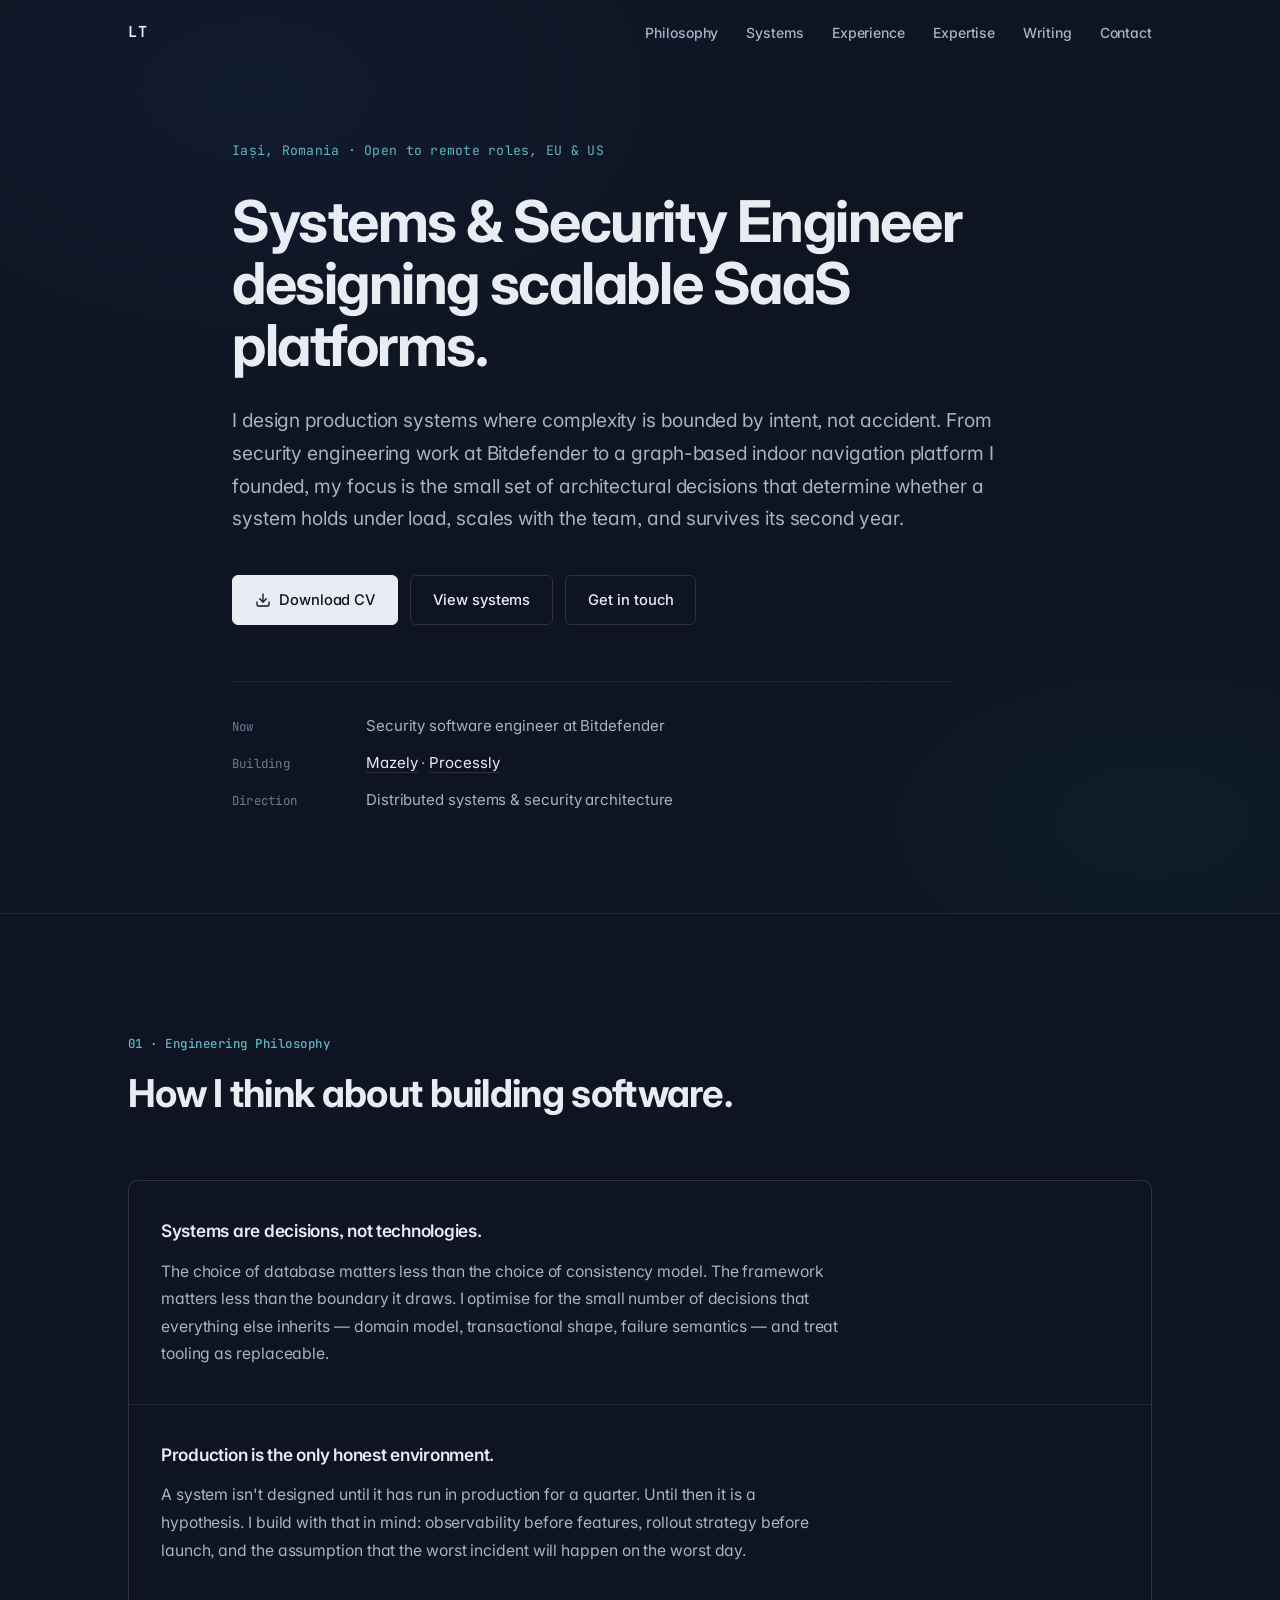
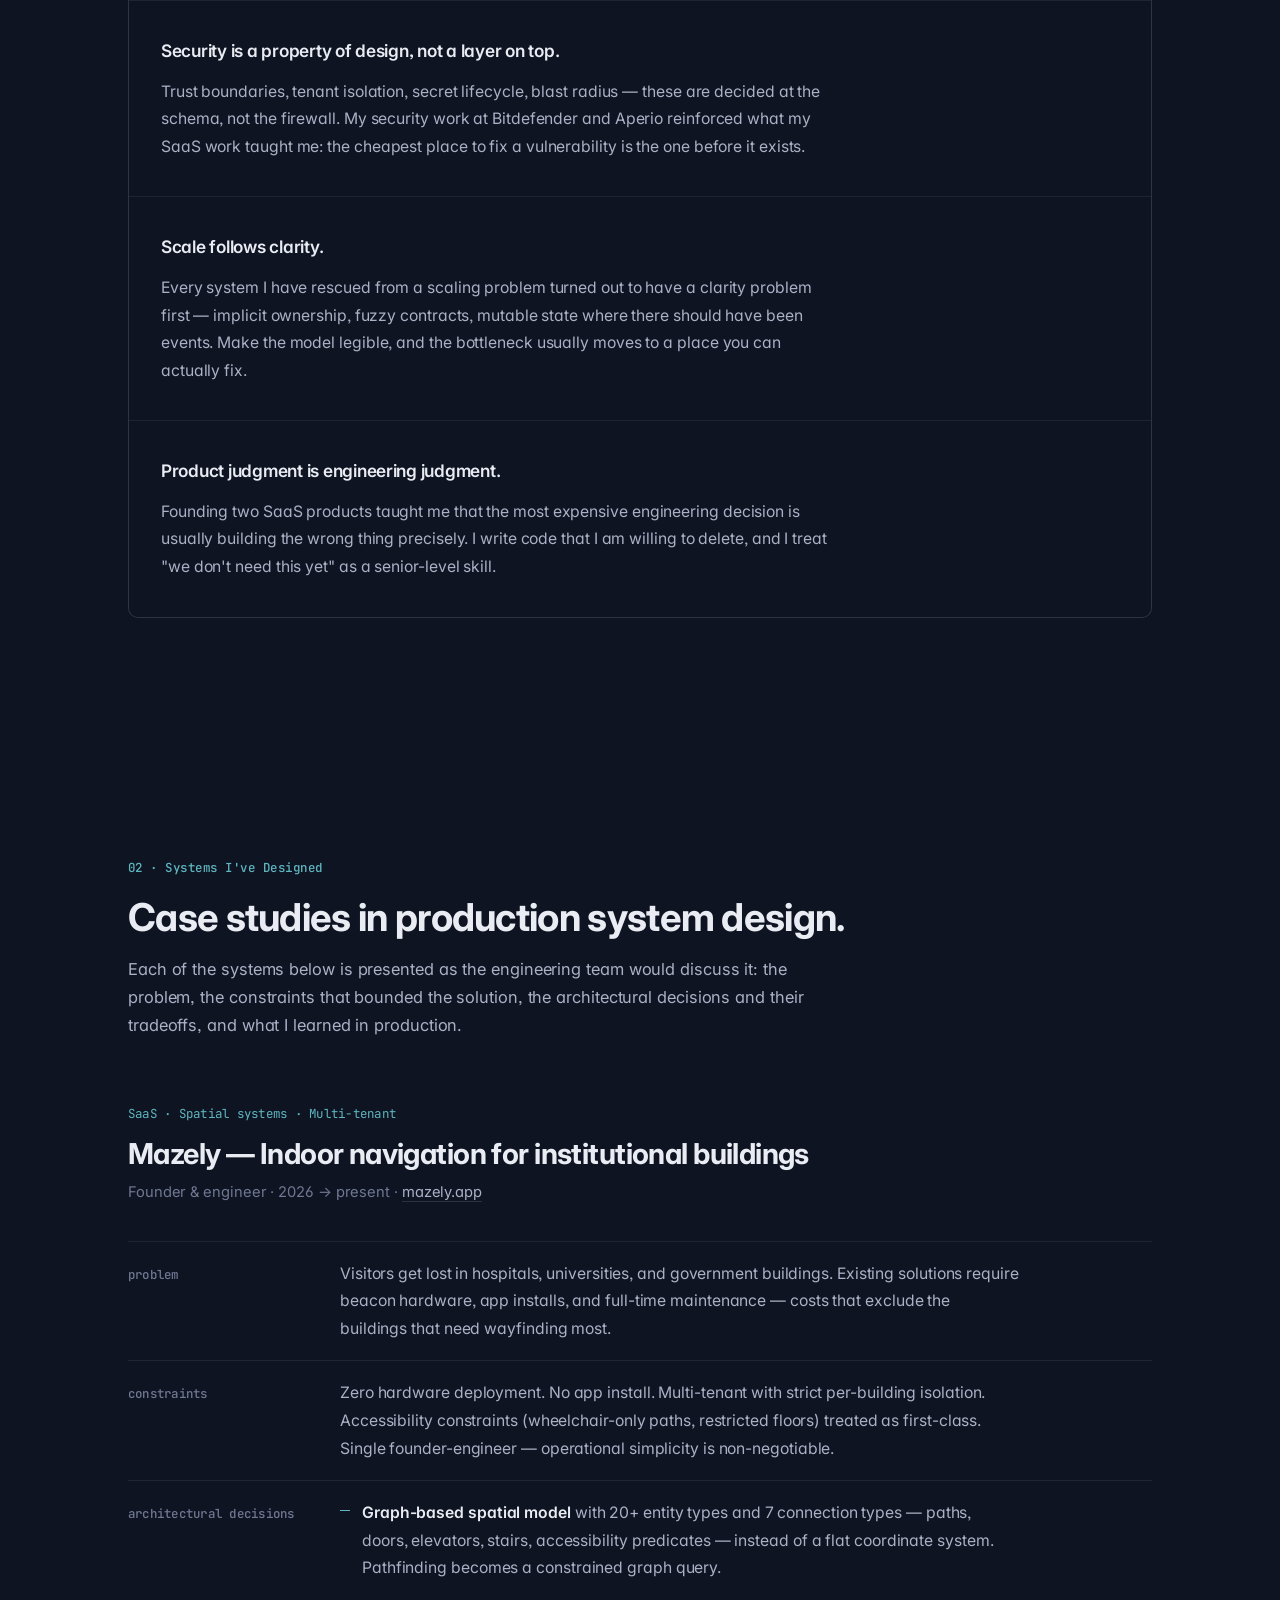
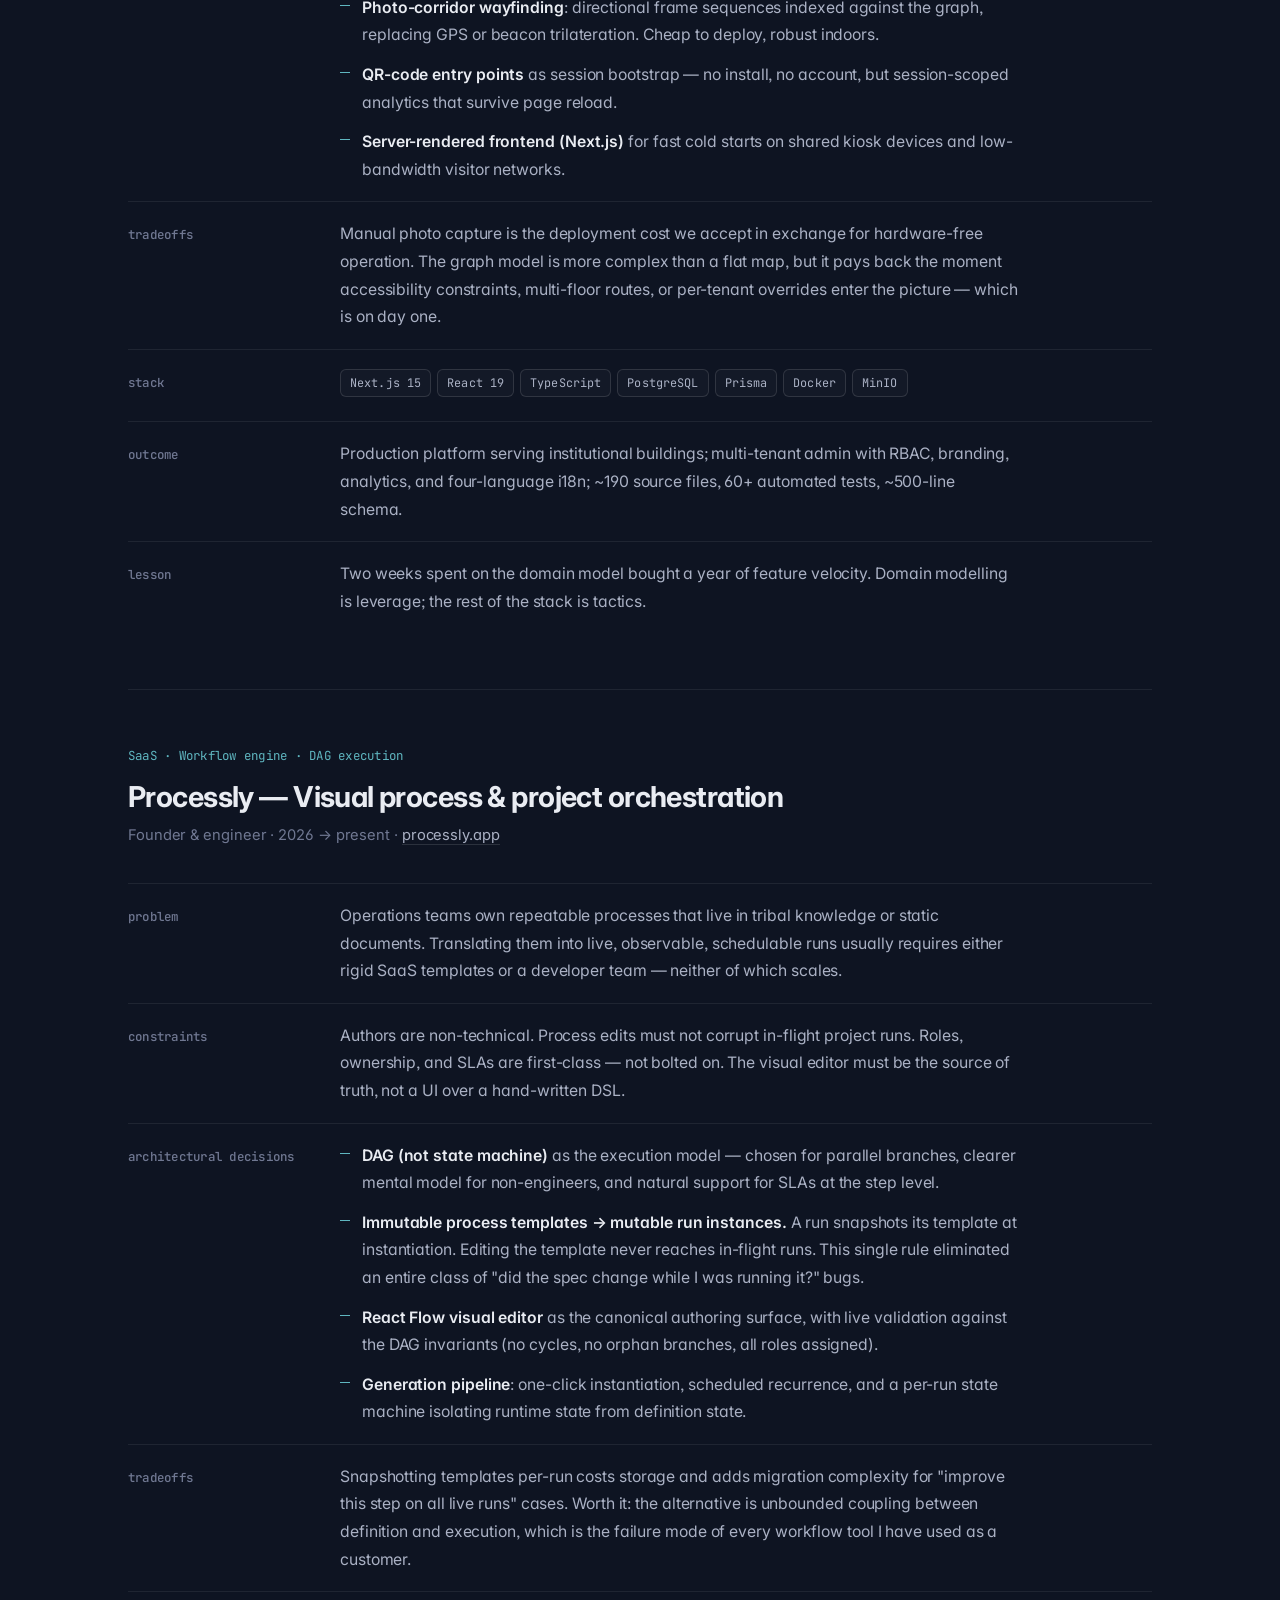
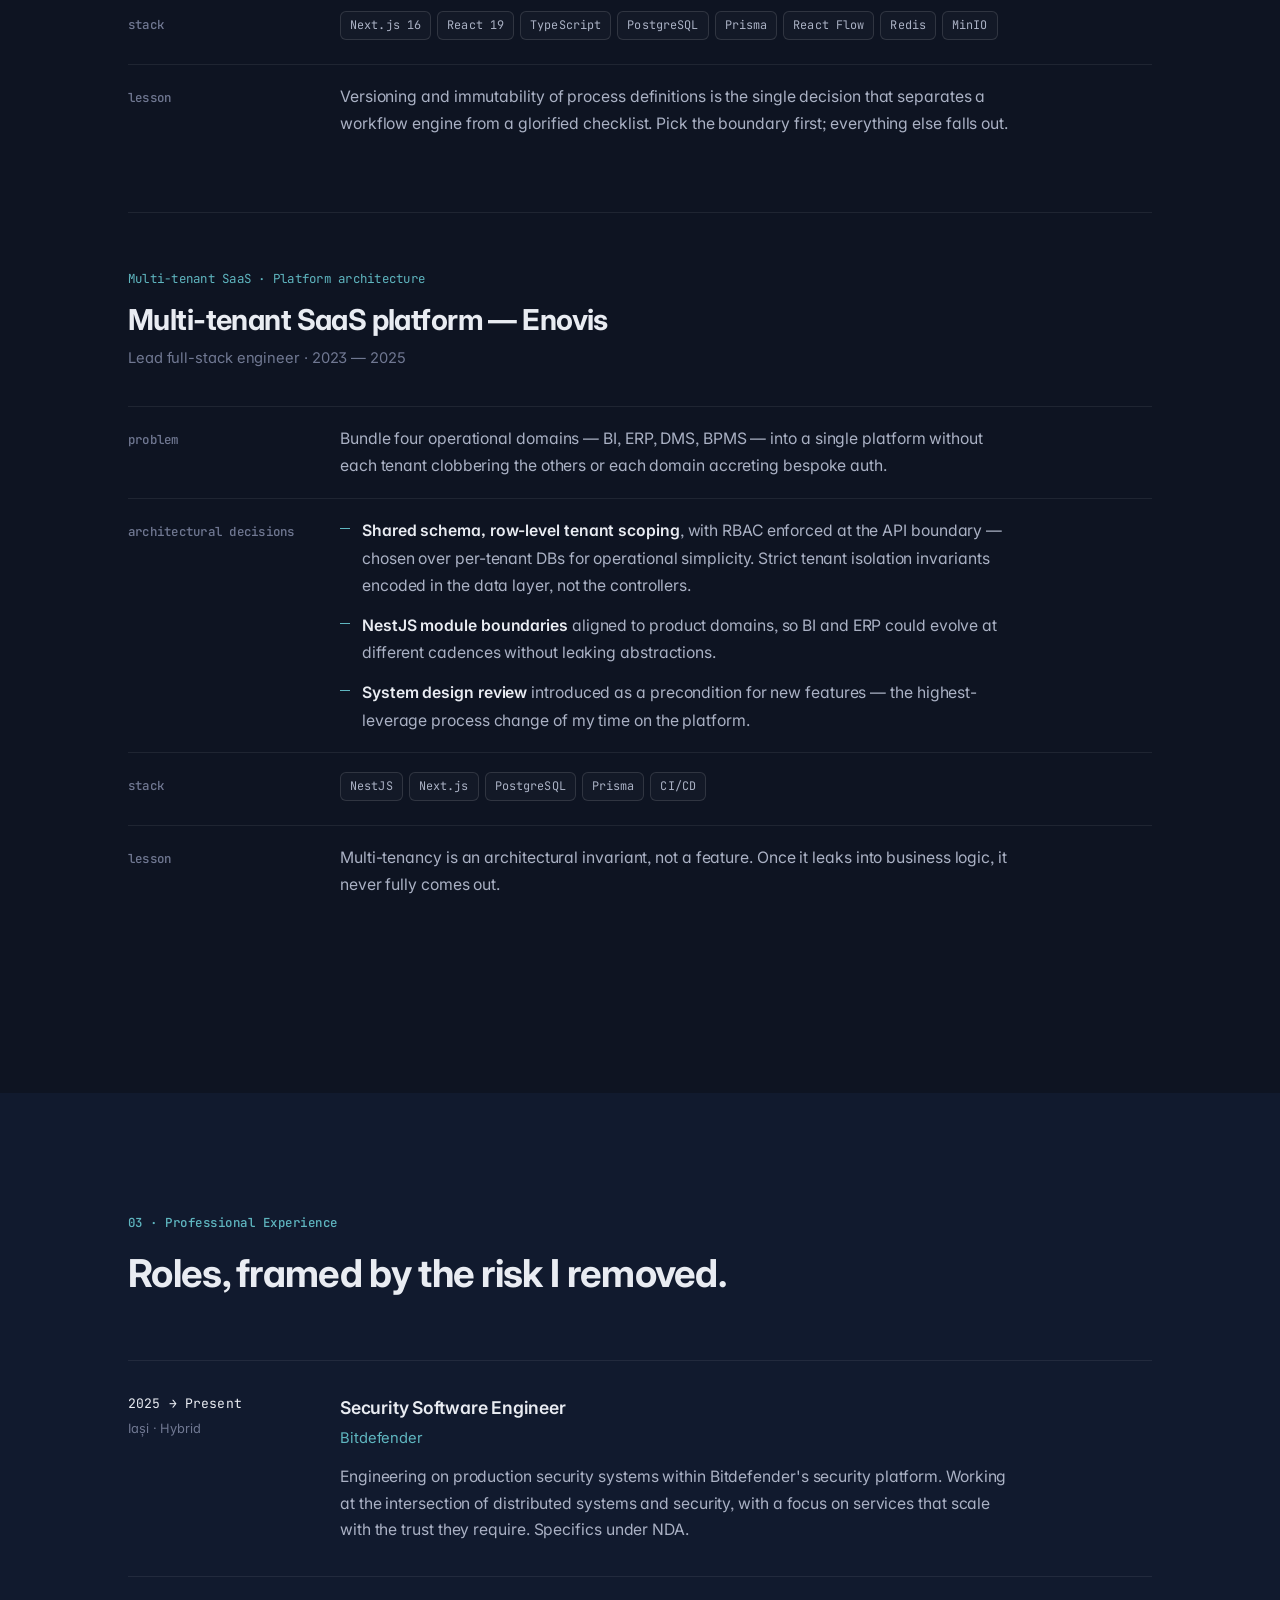
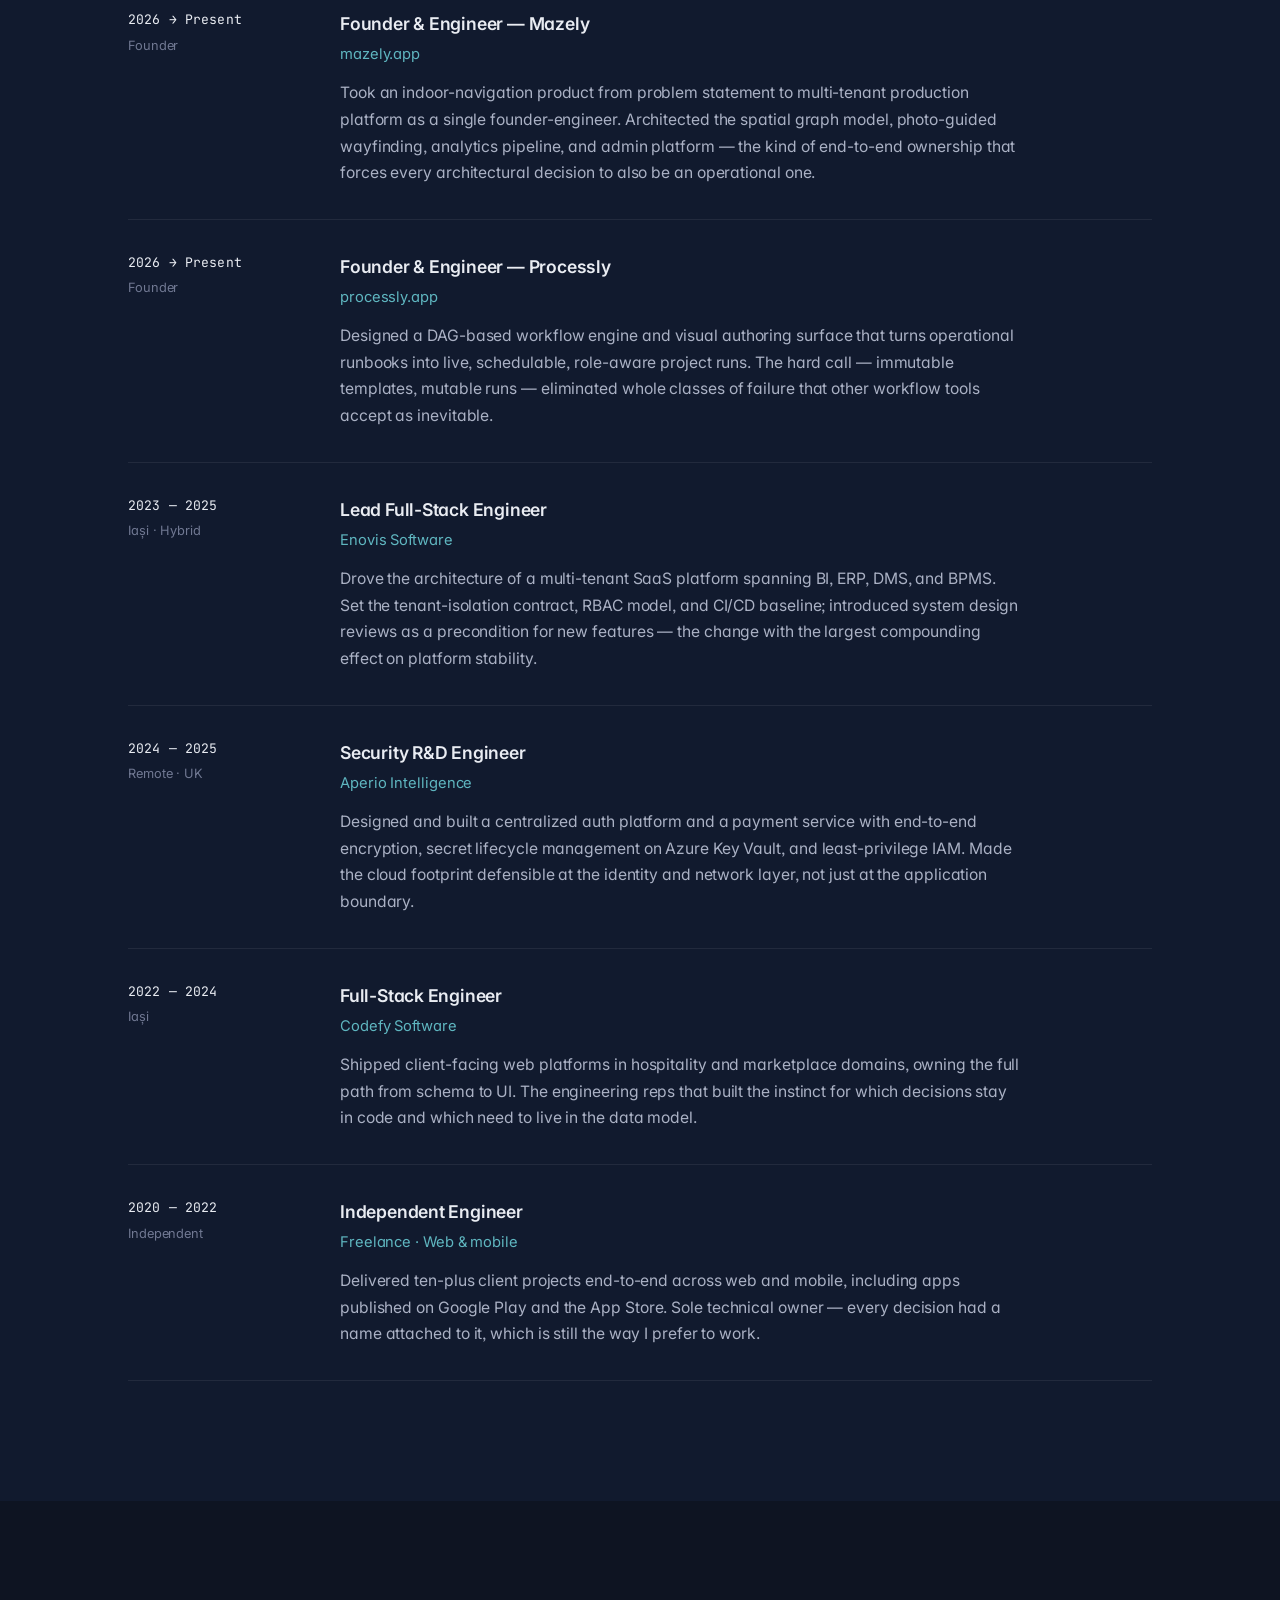
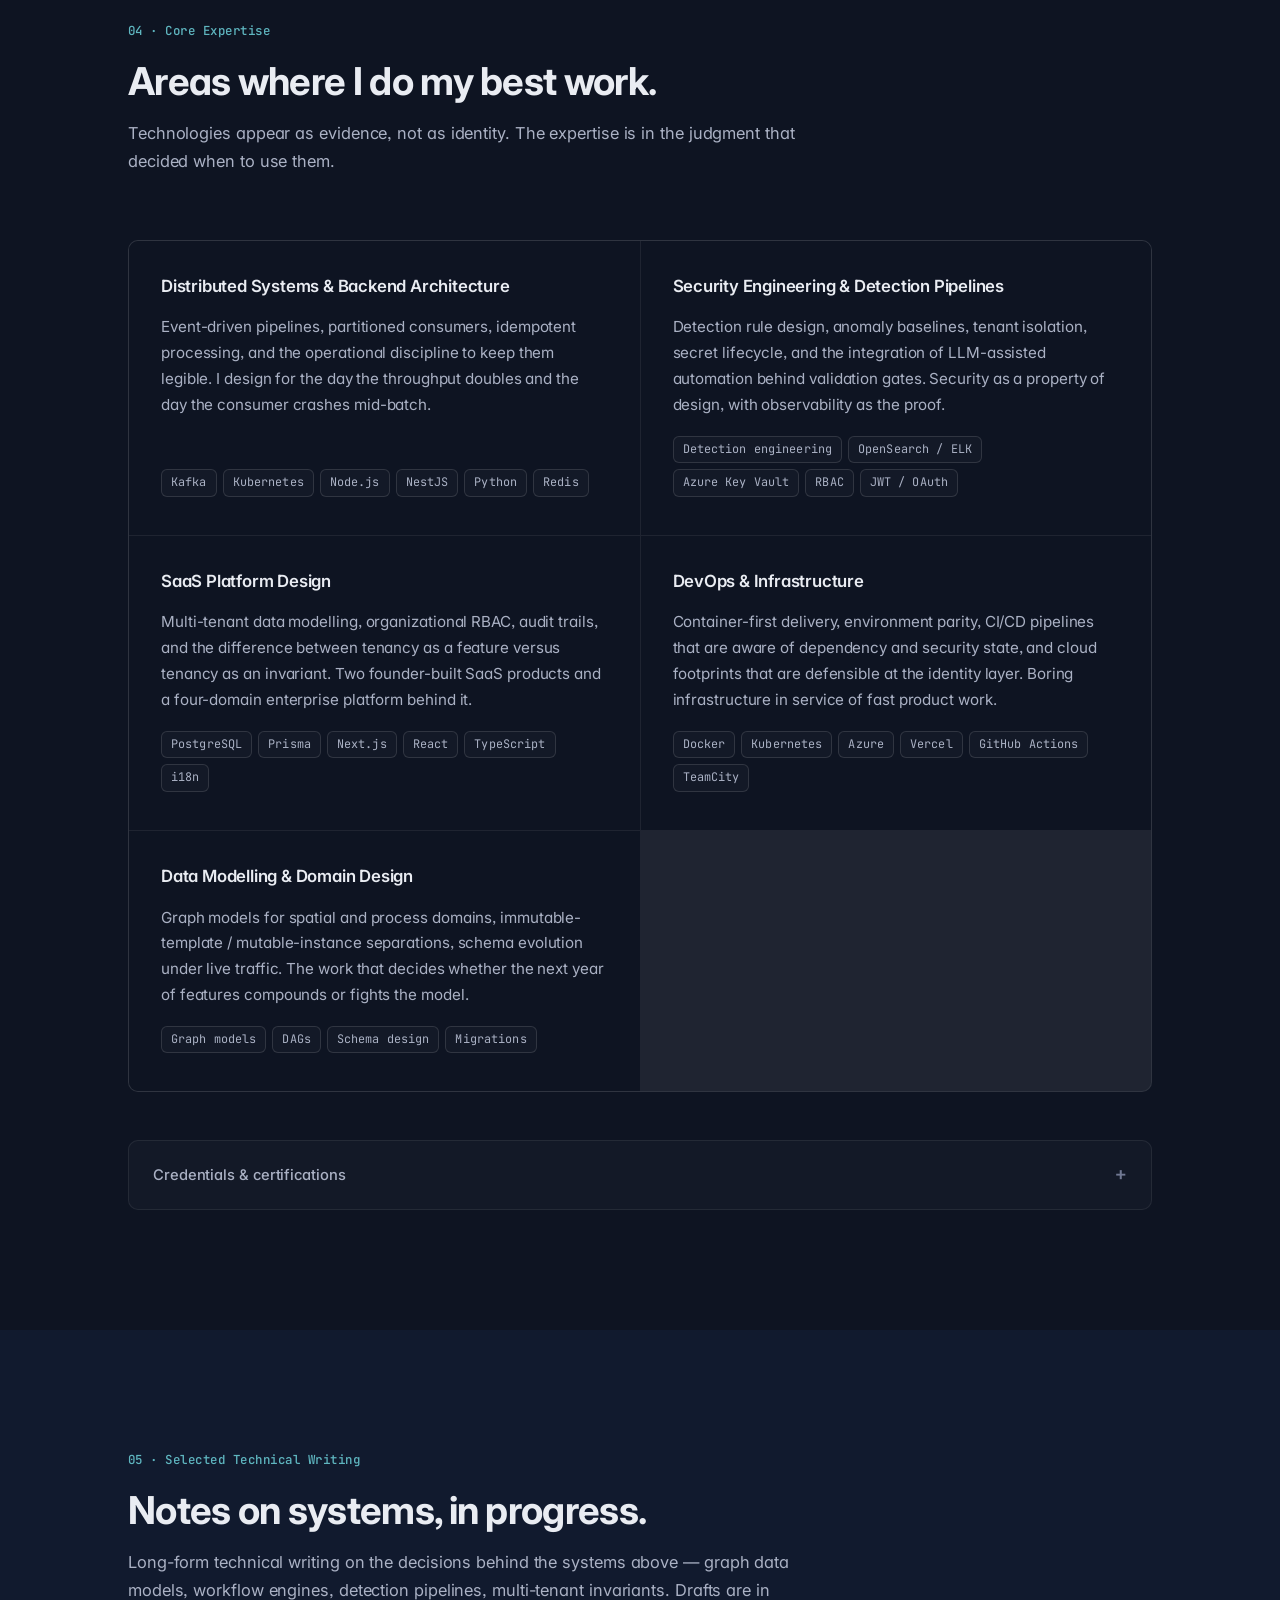
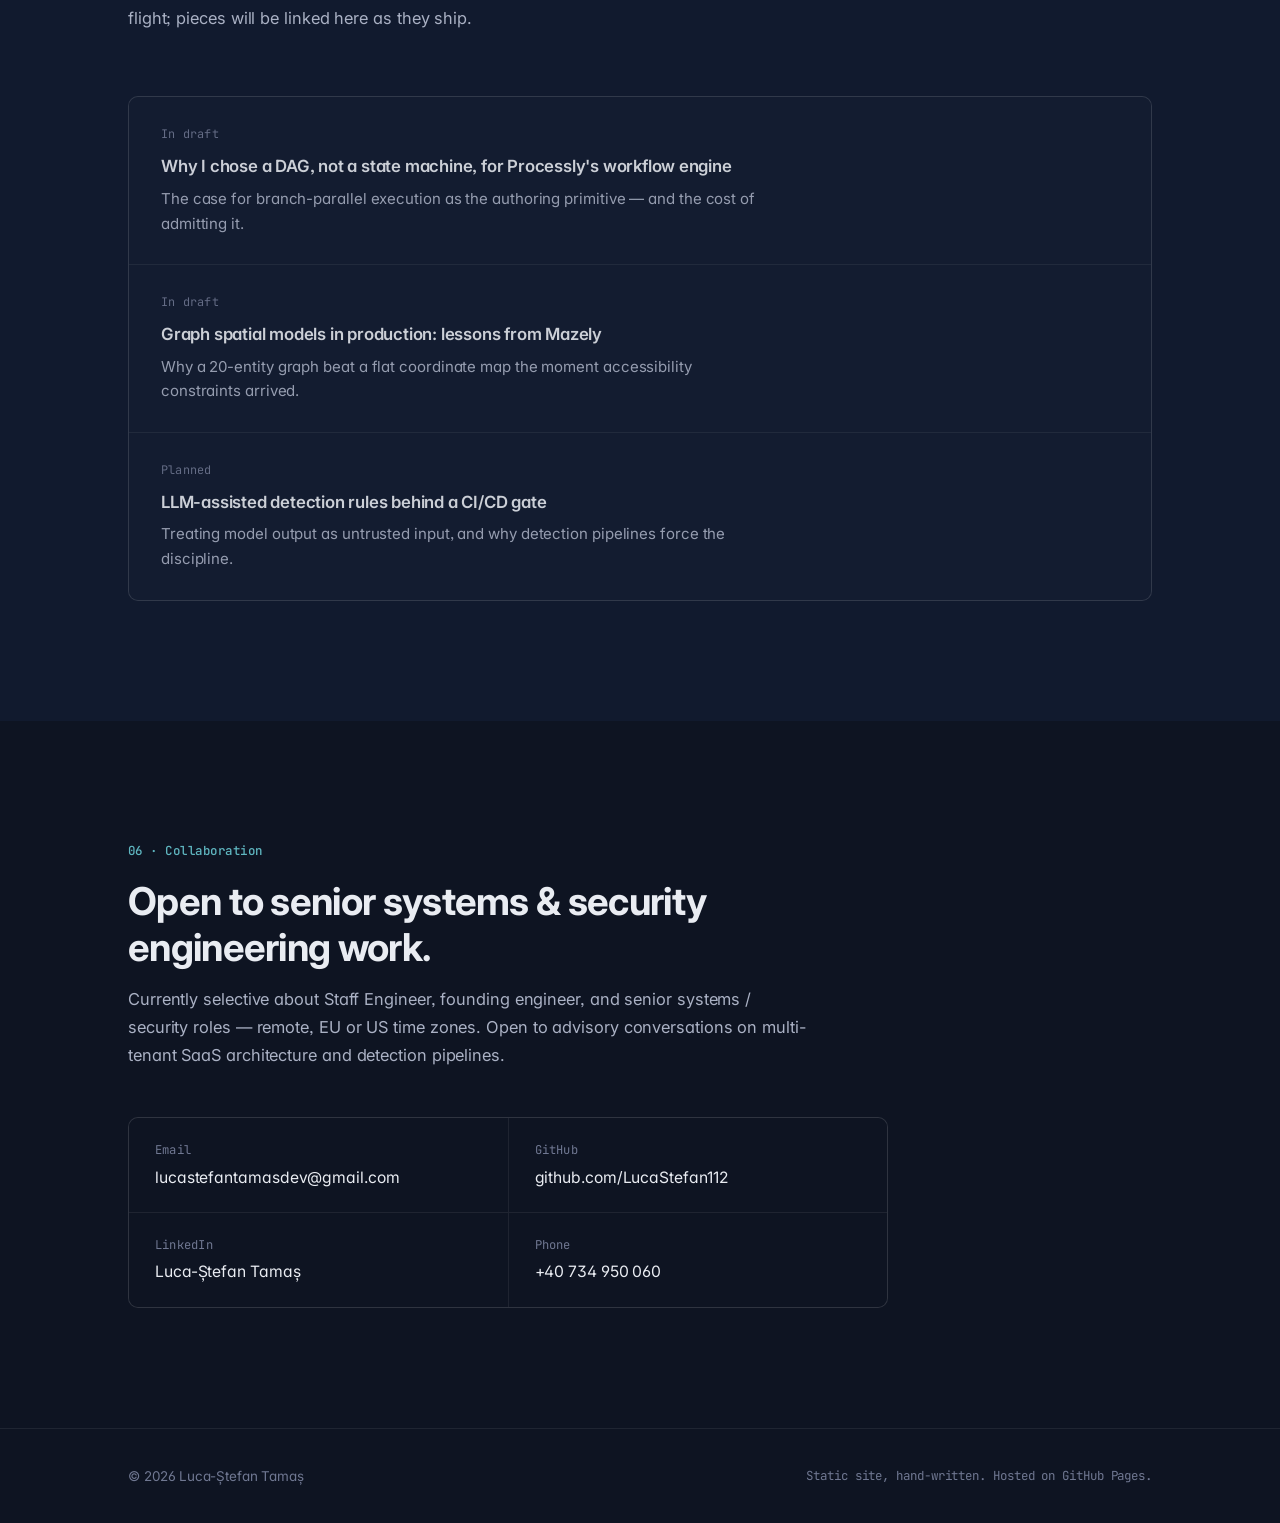
<file: index.html>
<!DOCTYPE html>
<html lang="en">
<head>
  <meta charset="UTF-8">
  <meta name="viewport" content="width=device-width, initial-scale=1.0">
  <title>Luca-Ștefan Tamaș — Systems &amp; Security Engineer</title>
  <meta name="description" content="Systems and security engineer designing scalable SaaS platforms. Security engineering at Bitdefender; founder of Mazely and Processly.">
  <meta name="author" content="Luca-Ștefan Tamaș">
  <meta name="keywords" content="systems engineer, distributed systems, security engineer, SaaS architecture, staff engineer, founding engineer, backend architecture, multi-tenant SaaS, system design">
  <meta name="theme-color" content="#0e1422">

  <!-- Open Graph -->
  <meta property="og:type" content="website">
  <meta property="og:title" content="Luca-Ștefan Tamaș — Systems &amp; Security Engineer">
  <meta property="og:description" content="Designs production systems where complexity is bounded by intent. Security engineering at Bitdefender; founder of Mazely and Processly.">
  <meta property="og:url" content="https://lucastefan112.github.io/CV/">
  <meta property="og:site_name" content="Luca-Ștefan Tamaș">

  <!-- Twitter -->
  <meta name="twitter:card" content="summary">
  <meta name="twitter:title" content="Luca-Ștefan Tamaș — Systems &amp; Security Engineer">
  <meta name="twitter:description" content="Designs production systems where complexity is bounded by intent.">

  <link rel="canonical" href="https://lucastefan112.github.io/CV/">
  <link rel="icon" href="data:image/svg+xml,<svg xmlns='http://www.w3.org/2000/svg' viewBox='0 0 100 100'><defs><linearGradient id='g' x1='0' y1='0' x2='1' y2='1'><stop offset='0%25' stop-color='%232B5797'/><stop offset='100%25' stop-color='%230EA5A0'/></linearGradient></defs><rect width='100' height='100' rx='20' fill='url(%23g)'/><text x='50' y='68' font-family='system-ui,sans-serif' font-size='52' font-weight='800' fill='white' text-anchor='middle'>LT</text></svg>">
  <link rel="preconnect" href="https://fonts.googleapis.com">
  <link rel="preconnect" href="https://fonts.gstatic.com" crossorigin>
  <link href="https://fonts.googleapis.com/css2?family=Inter:wght@300;400;500;600;700;800&family=JetBrains+Mono:wght@400;500&display=swap" rel="stylesheet">
  <link rel="stylesheet" href="style.css">

  <!-- Structured data: Person -->
  <script type="application/ld+json">
  {
    "@context": "https://schema.org",
    "@type": "Person",
    "name": "Luca-Ștefan Tamaș",
    "url": "https://lucastefan112.github.io/CV/",
    "jobTitle": "Systems & Security Engineer",
    "description": "Systems and security engineer designing scalable SaaS platforms and detection pipelines.",
    "email": "lucastefantamasdev@gmail.com",
    "address": {
      "@type": "PostalAddress",
      "addressLocality": "Iași",
      "addressCountry": "RO"
    },
    "sameAs": [
      "https://github.com/LucaStefan112",
      "https://www.linkedin.com/in/luca-%C8%99tefan-tama%C8%99-a40282229/",
      "https://mazely.app",
      "https://processly.app"
    ],
    "worksFor": {
      "@type": "Organization",
      "name": "Bitdefender"
    },
    "knowsAbout": [
      "Distributed Systems",
      "Security Engineering",
      "SaaS Architecture",
      "Detection Pipelines",
      "Multi-Tenant Systems",
      "DevOps"
    ]
  }
  </script>
</head>
<body>

  <a class="skip-link" href="#main">Skip to content</a>

  <!-- Navbar -->
  <nav class="navbar" id="navbar" aria-label="Primary">
    <div class="nav-container">
      <a href="#hero" class="nav-logo" aria-label="Home">LT</a>
      <button class="nav-toggle" id="navToggle" aria-label="Toggle navigation" aria-expanded="false" aria-controls="navLinks">
        <span class="hamburger" aria-hidden="true"></span>
      </button>
      <ul class="nav-links" id="navLinks">
        <li><a href="#philosophy" class="nav-link">Philosophy</a></li>
        <li><a href="#systems" class="nav-link">Systems</a></li>
        <li><a href="#experience" class="nav-link">Experience</a></li>
        <li><a href="#expertise" class="nav-link">Expertise</a></li>
        <li><a href="#writing" class="nav-link">Writing</a></li>
        <li><a href="#contact" class="nav-link">Contact</a></li>
      </ul>
    </div>
  </nav>

  <main id="main">

    <!-- Hero -->
    <section class="hero" id="hero" aria-labelledby="hero-title">
      <div class="container hero-content">
        <p class="eyebrow anim-hero" data-delay="0">Iași, Romania · Open to remote roles, EU &amp; US</p>
        <h1 class="hero-title anim-hero" id="hero-title" data-delay="1">
          Systems &amp; Security Engineer designing scalable SaaS platforms.
        </h1>
        <p class="hero-lede anim-hero" data-delay="2">
          I design production systems where complexity is bounded by intent, not accident.
          From security engineering work at Bitdefender to a graph-based indoor navigation
          platform I founded, my focus is the small set of architectural decisions that
          determine whether a system holds under load, scales with the team, and survives
          its second year.
        </p>
        <div class="hero-actions anim-hero" data-delay="3">
          <a href="Luca_Stefan_Tamas_CV.pdf" class="btn btn-primary" download>
            <svg width="16" height="16" viewBox="0 0 24 24" fill="none" stroke="currentColor" stroke-width="2" stroke-linecap="round" stroke-linejoin="round" aria-hidden="true"><path d="M21 15v4a2 2 0 01-2 2H5a2 2 0 01-2-2v-4"/><polyline points="7 10 12 15 17 10"/><line x1="12" y1="15" x2="12" y2="3"/></svg>
            Download CV
          </a>
          <a href="#systems" class="btn btn-ghost">View systems</a>
          <a href="#contact" class="btn btn-ghost">Get in touch</a>
        </div>
        <ul class="hero-meta anim-hero" data-delay="4">
          <li><span class="meta-key">Now</span><span class="meta-val">Security software engineer at Bitdefender</span></li>
          <li><span class="meta-key">Building</span><span class="meta-val"><a href="https://mazely.app" target="_blank" rel="noopener noreferrer">Mazely</a> · <a href="https://processly.app" target="_blank" rel="noopener noreferrer">Processly</a></span></li>
          <li><span class="meta-key">Direction</span><span class="meta-val">Distributed systems &amp; security architecture</span></li>
        </ul>
      </div>
    </section>

    <!-- Engineering Philosophy -->
    <section class="section section-divider" id="philosophy" aria-labelledby="philosophy-title">
      <div class="container">
        <header class="section-head reveal">
          <p class="section-eyebrow">01 · Engineering Philosophy</p>
          <h2 class="section-title" id="philosophy-title">How I think about building software.</h2>
        </header>

        <div class="principles">
          <article class="principle reveal">
            <h3 class="principle-title">Systems are decisions, not technologies.</h3>
            <p>The choice of database matters less than the choice of consistency model. The framework matters less than the boundary it draws. I optimise for the small number of decisions that everything else inherits — domain model, transactional shape, failure semantics — and treat tooling as replaceable.</p>
          </article>

          <article class="principle reveal">
            <h3 class="principle-title">Production is the only honest environment.</h3>
            <p>A system isn't designed until it has run in production for a quarter. Until then it is a hypothesis. I build with that in mind: observability before features, rollout strategy before launch, and the assumption that the worst incident will happen on the worst day.</p>
          </article>

          <article class="principle reveal">
            <h3 class="principle-title">Security is a property of design, not a layer on top.</h3>
            <p>Trust boundaries, tenant isolation, secret lifecycle, blast radius — these are decided at the schema, not the firewall. My security work at Bitdefender and Aperio reinforced what my SaaS work taught me: the cheapest place to fix a vulnerability is the one before it exists.</p>
          </article>

          <article class="principle reveal">
            <h3 class="principle-title">Scale follows clarity.</h3>
            <p>Every system I have rescued from a scaling problem turned out to have a clarity problem first — implicit ownership, fuzzy contracts, mutable state where there should have been events. Make the model legible, and the bottleneck usually moves to a place you can actually fix.</p>
          </article>

          <article class="principle reveal">
            <h3 class="principle-title">Product judgment is engineering judgment.</h3>
            <p>Founding two SaaS products taught me that the most expensive engineering decision is usually building the wrong thing precisely. I write code that I am willing to delete, and I treat "we don't need this yet" as a senior-level skill.</p>
          </article>
        </div>
      </div>
    </section>

    <!-- Systems / Case Studies -->
    <section class="section" id="systems" aria-labelledby="systems-title">
      <div class="container">
        <header class="section-head reveal">
          <p class="section-eyebrow">02 · Systems I've Designed</p>
          <h2 class="section-title" id="systems-title">Case studies in production system design.</h2>
          <p class="section-lede">
            Each of the systems below is presented as the engineering team would discuss it: the problem,
            the constraints that bounded the solution, the architectural decisions and their tradeoffs,
            and what I learned in production.
          </p>
        </header>

        <!-- Mazely -->
        <article class="case reveal">
          <header class="case-head">
            <p class="case-tag">SaaS · Spatial systems · Multi-tenant</p>
            <h3 class="case-title">Mazely — Indoor navigation for institutional buildings</h3>
            <p class="case-role">Founder &amp; engineer · 2026 → present · <a href="https://mazely.app" target="_blank" rel="noopener noreferrer">mazely.app</a></p>
          </header>

          <dl class="case-body">
            <div class="case-row">
              <dt>Problem</dt>
              <dd>Visitors get lost in hospitals, universities, and government buildings. Existing solutions require beacon hardware, app installs, and full-time maintenance — costs that exclude the buildings that need wayfinding most.</dd>
            </div>
            <div class="case-row">
              <dt>Constraints</dt>
              <dd>Zero hardware deployment. No app install. Multi-tenant with strict per-building isolation. Accessibility constraints (wheelchair-only paths, restricted floors) treated as first-class. Single founder-engineer — operational simplicity is non-negotiable.</dd>
            </div>
            <div class="case-row">
              <dt>Architectural decisions</dt>
              <dd>
                <ul>
                  <li><strong>Graph-based spatial model</strong> with 20+ entity types and 7 connection types — paths, doors, elevators, stairs, accessibility predicates — instead of a flat coordinate system. Pathfinding becomes a constrained graph query.</li>
                  <li><strong>Photo-corridor wayfinding</strong>: directional frame sequences indexed against the graph, replacing GPS or beacon trilateration. Cheap to deploy, robust indoors.</li>
                  <li><strong>QR-code entry points</strong> as session bootstrap — no install, no account, but session-scoped analytics that survive page reload.</li>
                  <li><strong>Server-rendered frontend (Next.js)</strong> for fast cold starts on shared kiosk devices and low-bandwidth visitor networks.</li>
                </ul>
              </dd>
            </div>
            <div class="case-row">
              <dt>Tradeoffs</dt>
              <dd>Manual photo capture is the deployment cost we accept in exchange for hardware-free operation. The graph model is more complex than a flat map, but it pays back the moment accessibility constraints, multi-floor routes, or per-tenant overrides enter the picture — which is on day one.</dd>
            </div>
            <div class="case-row">
              <dt>Stack</dt>
              <dd><span class="tech-tag">Next.js 15</span><span class="tech-tag">React 19</span><span class="tech-tag">TypeScript</span><span class="tech-tag">PostgreSQL</span><span class="tech-tag">Prisma</span><span class="tech-tag">Docker</span><span class="tech-tag">MinIO</span></dd>
            </div>
            <div class="case-row">
              <dt>Outcome</dt>
              <dd>Production platform serving institutional buildings; multi-tenant admin with RBAC, branding, analytics, and four-language i18n; ~190 source files, 60+ automated tests, ~500-line schema.</dd>
            </div>
            <div class="case-row">
              <dt>Lesson</dt>
              <dd>Two weeks spent on the domain model bought a year of feature velocity. Domain modelling is leverage; the rest of the stack is tactics.</dd>
            </div>
          </dl>
        </article>

        <!-- Processly -->
        <article class="case reveal">
          <header class="case-head">
            <p class="case-tag">SaaS · Workflow engine · DAG execution</p>
            <h3 class="case-title">Processly — Visual process &amp; project orchestration</h3>
            <p class="case-role">Founder &amp; engineer · 2026 → present · <a href="https://processly.app" target="_blank" rel="noopener noreferrer">processly.app</a></p>
          </header>

          <dl class="case-body">
            <div class="case-row">
              <dt>Problem</dt>
              <dd>Operations teams own repeatable processes that live in tribal knowledge or static documents. Translating them into live, observable, schedulable runs usually requires either rigid SaaS templates or a developer team — neither of which scales.</dd>
            </div>
            <div class="case-row">
              <dt>Constraints</dt>
              <dd>Authors are non-technical. Process edits must not corrupt in-flight project runs. Roles, ownership, and SLAs are first-class — not bolted on. The visual editor must be the source of truth, not a UI over a hand-written DSL.</dd>
            </div>
            <div class="case-row">
              <dt>Architectural decisions</dt>
              <dd>
                <ul>
                  <li><strong>DAG (not state machine)</strong> as the execution model — chosen for parallel branches, clearer mental model for non-engineers, and natural support for SLAs at the step level.</li>
                  <li><strong>Immutable process templates → mutable run instances.</strong> A run snapshots its template at instantiation. Editing the template never reaches in-flight runs. This single rule eliminated an entire class of "did the spec change while I was running it?" bugs.</li>
                  <li><strong>React Flow visual editor</strong> as the canonical authoring surface, with live validation against the DAG invariants (no cycles, no orphan branches, all roles assigned).</li>
                  <li><strong>Generation pipeline</strong>: one-click instantiation, scheduled recurrence, and a per-run state machine isolating runtime state from definition state.</li>
                </ul>
              </dd>
            </div>
            <div class="case-row">
              <dt>Tradeoffs</dt>
              <dd>Snapshotting templates per-run costs storage and adds migration complexity for "improve this step on all live runs" cases. Worth it: the alternative is unbounded coupling between definition and execution, which is the failure mode of every workflow tool I have used as a customer.</dd>
            </div>
            <div class="case-row">
              <dt>Stack</dt>
              <dd><span class="tech-tag">Next.js 16</span><span class="tech-tag">React 19</span><span class="tech-tag">TypeScript</span><span class="tech-tag">PostgreSQL</span><span class="tech-tag">Prisma</span><span class="tech-tag">React Flow</span><span class="tech-tag">Redis</span><span class="tech-tag">MinIO</span></dd>
            </div>
            <div class="case-row">
              <dt>Lesson</dt>
              <dd>Versioning and immutability of process definitions is the single decision that separates a workflow engine from a glorified checklist. Pick the boundary first; everything else falls out.</dd>
            </div>
          </dl>
        </article>

        <!-- Enovis -->
        <article class="case reveal">
          <header class="case-head">
            <p class="case-tag">Multi-tenant SaaS · Platform architecture</p>
            <h3 class="case-title">Multi-tenant SaaS platform — Enovis</h3>
            <p class="case-role">Lead full-stack engineer · 2023 — 2025</p>
          </header>

          <dl class="case-body">
            <div class="case-row">
              <dt>Problem</dt>
              <dd>Bundle four operational domains — BI, ERP, DMS, BPMS — into a single platform without each tenant clobbering the others or each domain accreting bespoke auth.</dd>
            </div>
            <div class="case-row">
              <dt>Architectural decisions</dt>
              <dd>
                <ul>
                  <li><strong>Shared schema, row-level tenant scoping</strong>, with RBAC enforced at the API boundary — chosen over per-tenant DBs for operational simplicity. Strict tenant isolation invariants encoded in the data layer, not the controllers.</li>
                  <li><strong>NestJS module boundaries</strong> aligned to product domains, so BI and ERP could evolve at different cadences without leaking abstractions.</li>
                  <li><strong>System design review</strong> introduced as a precondition for new features — the highest-leverage process change of my time on the platform.</li>
                </ul>
              </dd>
            </div>
            <div class="case-row">
              <dt>Stack</dt>
              <dd><span class="tech-tag">NestJS</span><span class="tech-tag">Next.js</span><span class="tech-tag">PostgreSQL</span><span class="tech-tag">Prisma</span><span class="tech-tag">CI/CD</span></dd>
            </div>
            <div class="case-row">
              <dt>Lesson</dt>
              <dd>Multi-tenancy is an architectural invariant, not a feature. Once it leaks into business logic, it never fully comes out.</dd>
            </div>
          </dl>
        </article>
      </div>
    </section>

    <!-- Experience -->
    <section class="section section-alt" id="experience" aria-labelledby="experience-title">
      <div class="container">
        <header class="section-head reveal">
          <p class="section-eyebrow">03 · Professional Experience</p>
          <h2 class="section-title" id="experience-title">Roles, framed by the risk I removed.</h2>
        </header>

        <ol class="timeline" role="list">

          <li class="t-item reveal">
            <div class="t-meta">
              <time class="t-date">2025 → Present</time>
              <span class="t-loc">Iași · Hybrid</span>
            </div>
            <div class="t-body">
              <h3 class="t-role">Security Software Engineer</h3>
              <p class="t-company">Bitdefender</p>
              <p class="t-summary">Engineering on production security systems within Bitdefender's security platform. Working at the intersection of distributed systems and security, with a focus on services that scale with the trust they require. Specifics under NDA.</p>
            </div>
          </li>

          <li class="t-item reveal">
            <div class="t-meta">
              <time class="t-date">2026 → Present</time>
              <span class="t-loc">Founder</span>
            </div>
            <div class="t-body">
              <h3 class="t-role">Founder &amp; Engineer — Mazely</h3>
              <p class="t-company"><a href="https://mazely.app" target="_blank" rel="noopener noreferrer">mazely.app</a></p>
              <p class="t-summary">Took an indoor-navigation product from problem statement to multi-tenant production platform as a single founder-engineer. Architected the spatial graph model, photo-guided wayfinding, analytics pipeline, and admin platform — the kind of end-to-end ownership that forces every architectural decision to also be an operational one.</p>
            </div>
          </li>

          <li class="t-item reveal">
            <div class="t-meta">
              <time class="t-date">2026 → Present</time>
              <span class="t-loc">Founder</span>
            </div>
            <div class="t-body">
              <h3 class="t-role">Founder &amp; Engineer — Processly</h3>
              <p class="t-company"><a href="https://processly.app" target="_blank" rel="noopener noreferrer">processly.app</a></p>
              <p class="t-summary">Designed a DAG-based workflow engine and visual authoring surface that turns operational runbooks into live, schedulable, role-aware project runs. The hard call — immutable templates, mutable runs — eliminated whole classes of failure that other workflow tools accept as inevitable.</p>
            </div>
          </li>

          <li class="t-item reveal">
            <div class="t-meta">
              <time class="t-date">2023 — 2025</time>
              <span class="t-loc">Iași · Hybrid</span>
            </div>
            <div class="t-body">
              <h3 class="t-role">Lead Full-Stack Engineer</h3>
              <p class="t-company">Enovis Software</p>
              <p class="t-summary">Drove the architecture of a multi-tenant SaaS platform spanning BI, ERP, DMS, and BPMS. Set the tenant-isolation contract, RBAC model, and CI/CD baseline; introduced system design reviews as a precondition for new features — the change with the largest compounding effect on platform stability.</p>
            </div>
          </li>

          <li class="t-item reveal">
            <div class="t-meta">
              <time class="t-date">2024 — 2025</time>
              <span class="t-loc">Remote · UK</span>
            </div>
            <div class="t-body">
              <h3 class="t-role">Security R&amp;D Engineer</h3>
              <p class="t-company">Aperio Intelligence</p>
              <p class="t-summary">Designed and built a centralized auth platform and a payment service with end-to-end encryption, secret lifecycle management on Azure Key Vault, and least-privilege IAM. Made the cloud footprint defensible at the identity and network layer, not just at the application boundary.</p>
            </div>
          </li>

          <li class="t-item reveal">
            <div class="t-meta">
              <time class="t-date">2022 — 2024</time>
              <span class="t-loc">Iași</span>
            </div>
            <div class="t-body">
              <h3 class="t-role">Full-Stack Engineer</h3>
              <p class="t-company">Codefy Software</p>
              <p class="t-summary">Shipped client-facing web platforms in hospitality and marketplace domains, owning the full path from schema to UI. The engineering reps that built the instinct for which decisions stay in code and which need to live in the data model.</p>
            </div>
          </li>

          <li class="t-item reveal">
            <div class="t-meta">
              <time class="t-date">2020 — 2022</time>
              <span class="t-loc">Independent</span>
            </div>
            <div class="t-body">
              <h3 class="t-role">Independent Engineer</h3>
              <p class="t-company">Freelance · Web &amp; mobile</p>
              <p class="t-summary">Delivered ten-plus client projects end-to-end across web and mobile, including apps published on Google Play and the App Store. Sole technical owner — every decision had a name attached to it, which is still the way I prefer to work.</p>
            </div>
          </li>

        </ol>
      </div>
    </section>

    <!-- Core Expertise -->
    <section class="section" id="expertise" aria-labelledby="expertise-title">
      <div class="container">
        <header class="section-head reveal">
          <p class="section-eyebrow">04 · Core Expertise</p>
          <h2 class="section-title" id="expertise-title">Areas where I do my best work.</h2>
          <p class="section-lede">Technologies appear as evidence, not as identity. The expertise is in the judgment that decided when to use them.</p>
        </header>

        <div class="expertise-grid">

          <article class="expertise reveal">
            <h3 class="expertise-title">Distributed Systems &amp; Backend Architecture</h3>
            <p class="expertise-body">Event-driven pipelines, partitioned consumers, idempotent processing, and the operational discipline to keep them legible. I design for the day the throughput doubles and the day the consumer crashes mid-batch.</p>
            <p class="expertise-tech"><span class="tech-tag">Kafka</span><span class="tech-tag">Kubernetes</span><span class="tech-tag">Node.js</span><span class="tech-tag">NestJS</span><span class="tech-tag">Python</span><span class="tech-tag">Redis</span></p>
          </article>

          <article class="expertise reveal">
            <h3 class="expertise-title">Security Engineering &amp; Detection Pipelines</h3>
            <p class="expertise-body">Detection rule design, anomaly baselines, tenant isolation, secret lifecycle, and the integration of LLM-assisted automation behind validation gates. Security as a property of design, with observability as the proof.</p>
            <p class="expertise-tech"><span class="tech-tag">Detection engineering</span><span class="tech-tag">OpenSearch / ELK</span><span class="tech-tag">Azure Key Vault</span><span class="tech-tag">RBAC</span><span class="tech-tag">JWT / OAuth</span></p>
          </article>

          <article class="expertise reveal">
            <h3 class="expertise-title">SaaS Platform Design</h3>
            <p class="expertise-body">Multi-tenant data modelling, organizational RBAC, audit trails, and the difference between tenancy as a feature versus tenancy as an invariant. Two founder-built SaaS products and a four-domain enterprise platform behind it.</p>
            <p class="expertise-tech"><span class="tech-tag">PostgreSQL</span><span class="tech-tag">Prisma</span><span class="tech-tag">Next.js</span><span class="tech-tag">React</span><span class="tech-tag">TypeScript</span><span class="tech-tag">i18n</span></p>
          </article>

          <article class="expertise reveal">
            <h3 class="expertise-title">DevOps &amp; Infrastructure</h3>
            <p class="expertise-body">Container-first delivery, environment parity, CI/CD pipelines that are aware of dependency and security state, and cloud footprints that are defensible at the identity layer. Boring infrastructure in service of fast product work.</p>
            <p class="expertise-tech"><span class="tech-tag">Docker</span><span class="tech-tag">Kubernetes</span><span class="tech-tag">Azure</span><span class="tech-tag">Vercel</span><span class="tech-tag">GitHub Actions</span><span class="tech-tag">TeamCity</span></p>
          </article>

          <article class="expertise reveal">
            <h3 class="expertise-title">Data Modelling &amp; Domain Design</h3>
            <p class="expertise-body">Graph models for spatial and process domains, immutable-template / mutable-instance separations, schema evolution under live traffic. The work that decides whether the next year of features compounds or fights the model.</p>
            <p class="expertise-tech"><span class="tech-tag">Graph models</span><span class="tech-tag">DAGs</span><span class="tech-tag">Schema design</span><span class="tech-tag">Migrations</span></p>
          </article>

        </div>

        <details class="credentials reveal">
          <summary>Credentials &amp; certifications</summary>
          <div class="credentials-grid">
            <div class="cred">
              <p class="cred-label">Education</p>
              <p class="cred-value">B.Sc. Computer Science — Alexandru Ioan Cuza University, Iași (2021–2024)</p>
            </div>
            <div class="cred">
              <p class="cred-label">Security</p>
              <p class="cred-value">
                <a href="https://tryhackme.com/certificate/THM-UDEQNFDHMG" target="_blank" rel="noopener noreferrer">SOC Level 1</a>,
                <a href="https://tryhackme.com/certificate/THM-0D2ACJQ9DS" target="_blank" rel="noopener noreferrer">DevSecOps</a>,
                Security Engineer, Jr Penetration Tester — TryHackMe
              </p>
            </div>
            <div class="cred">
              <p class="cred-label">Data</p>
              <p class="cred-value">Meta Data Analyst · Google Business Intelligence · Advanced SQL, Data Cleaning, AI Ethics (Kaggle) · Advanced Tableau (CFI)</p>
            </div>
            <div class="cred">
              <p class="cred-label">Languages</p>
              <p class="cred-value">Romanian (native) · English (C2)</p>
            </div>
          </div>
        </details>
      </div>
    </section>

    <!-- Technical Writing -->
    <section class="section section-alt" id="writing" aria-labelledby="writing-title">
      <div class="container">
        <header class="section-head reveal">
          <p class="section-eyebrow">05 · Selected Technical Writing</p>
          <h2 class="section-title" id="writing-title">Notes on systems, in progress.</h2>
          <p class="section-lede">Long-form technical writing on the decisions behind the systems above — graph data models, workflow engines, detection pipelines, multi-tenant invariants. Drafts are in flight; pieces will be linked here as they ship.</p>
        </header>

        <ul class="writing-list reveal">
          <li class="writing-item upcoming">
            <p class="writing-tag">In draft</p>
            <h3 class="writing-title">Why I chose a DAG, not a state machine, for Processly's workflow engine</h3>
            <p class="writing-summary">The case for branch-parallel execution as the authoring primitive — and the cost of admitting it.</p>
          </li>
          <li class="writing-item upcoming">
            <p class="writing-tag">In draft</p>
            <h3 class="writing-title">Graph spatial models in production: lessons from Mazely</h3>
            <p class="writing-summary">Why a 20-entity graph beat a flat coordinate map the moment accessibility constraints arrived.</p>
          </li>
          <li class="writing-item upcoming">
            <p class="writing-tag">Planned</p>
            <h3 class="writing-title">LLM-assisted detection rules behind a CI/CD gate</h3>
            <p class="writing-summary">Treating model output as untrusted input, and why detection pipelines force the discipline.</p>
          </li>
        </ul>
      </div>
    </section>

    <!-- Contact -->
    <section class="section" id="contact" aria-labelledby="contact-title">
      <div class="container contact-wrap">
        <header class="section-head reveal">
          <p class="section-eyebrow">06 · Collaboration</p>
          <h2 class="section-title" id="contact-title">Open to senior systems &amp; security engineering work.</h2>
          <p class="section-lede">Currently selective about Staff Engineer, founding engineer, and senior systems / security roles — remote, EU or US time zones. Open to advisory conversations on multi-tenant SaaS architecture and detection pipelines.</p>
        </header>

        <div class="contact-grid reveal">
          <a href="mailto:lucastefantamasdev@gmail.com" class="contact-item">
            <span class="contact-key">Email</span>
            <span class="contact-val">lucastefantamasdev@gmail.com</span>
          </a>
          <a href="https://github.com/LucaStefan112" target="_blank" rel="noopener noreferrer" class="contact-item">
            <span class="contact-key">GitHub</span>
            <span class="contact-val">github.com/LucaStefan112</span>
          </a>
          <a href="https://www.linkedin.com/in/luca-%C8%99tefan-tama%C8%99-a40282229/" target="_blank" rel="noopener noreferrer" class="contact-item">
            <span class="contact-key">LinkedIn</span>
            <span class="contact-val">Luca-Ștefan Tamaș</span>
          </a>
          <a href="tel:+40734950060" class="contact-item">
            <span class="contact-key">Phone</span>
            <span class="contact-val">+40 734 950 060</span>
          </a>
        </div>
      </div>
    </section>

  </main>

  <footer class="footer">
    <div class="container footer-inner">
      <p>&copy; 2026 Luca-Ștefan Tamaș</p>
      <p class="footer-note">Static site, hand-written. Hosted on GitHub Pages.</p>
    </div>
  </footer>

  <script src="script.js" defer></script>
</body>
</html>
</file>
<file: style.css>
/* ============================================
   Tokens
   ============================================ */
:root {
  /* Surfaces */
  --bg: #0e1422;
  --bg-alt: #111a2e;
  --surface: rgba(255, 255, 255, 0.025);
  --surface-strong: rgba(255, 255, 255, 0.045);
  --bg-navbar: rgba(14, 20, 34, 0.78);

  /* Text */
  --fg: #e9ecf2;
  --fg-muted: #aab1c4;
  --fg-dim: #707892;

  /* Accent */
  --accent: #5fb6c0;
  --accent-strong: #2B5797;
  --accent-soft: rgba(95, 182, 192, 0.12);
  --gradient: linear-gradient(135deg, #2B5797 0%, #0EA5A0 100%);

  /* Lines */
  --rule: rgba(255, 255, 255, 0.07);
  --rule-strong: rgba(255, 255, 255, 0.12);

  /* Type */
  --font-sans: 'Inter', system-ui, -apple-system, BlinkMacSystemFont, 'Segoe UI', sans-serif;
  --font-mono: 'JetBrains Mono', ui-monospace, SFMono-Regular, Menlo, Consolas, monospace;

  /* Shape */
  --radius-sm: 6px;
  --radius-md: 10px;
  --radius-lg: 14px;

  /* Motion */
  --t-fast: 200ms ease;
  --t-base: 320ms cubic-bezier(0.4, 0, 0.2, 1);

  /* Layout */
  --container: 1080px;
  --reading: 68ch;
}

/* ============================================
   Reset
   ============================================ */
*,
*::before,
*::after {
  margin: 0;
  padding: 0;
  box-sizing: border-box;
}

html {
  scroll-behavior: smooth;
  scroll-padding-top: 88px;
  -webkit-text-size-adjust: 100%;
}

body {
  font-family: var(--font-sans);
  background: var(--bg);
  color: var(--fg);
  font-size: 17px;
  line-height: 1.65;
  letter-spacing: -0.005em;
  overflow-x: hidden;
  -webkit-font-smoothing: antialiased;
  -moz-osx-font-smoothing: grayscale;
  font-feature-settings: 'cv11', 'ss01', 'ss03';
}

@media (prefers-reduced-motion: reduce) {
  *,
  *::before,
  *::after {
    animation-duration: 0.001ms !important;
    transition-duration: 0.001ms !important;
  }
}

a {
  color: inherit;
  text-decoration: none;
  transition: color var(--t-fast);
}

a:focus-visible,
button:focus-visible {
  outline: 2px solid var(--accent);
  outline-offset: 3px;
  border-radius: 3px;
}

img {
  max-width: 100%;
  display: block;
}

ul {
  list-style: none;
}

::selection {
  background: var(--accent-soft);
  color: var(--fg);
}

.skip-link {
  position: absolute;
  left: -9999px;
  top: 0;
  z-index: 9999;
  background: var(--accent-strong);
  color: #fff;
  padding: 8px 16px;
  border-radius: var(--radius-sm);
}
.skip-link:focus {
  left: 12px;
  top: 12px;
}

/* ============================================
   Layout primitives
   ============================================ */
.container {
  max-width: var(--container);
  margin: 0 auto;
  padding: 0 28px;
}

.section {
  padding: 120px 0;
  position: relative;
}

.section-alt {
  background: var(--bg-alt);
}

.section-divider {
  border-top: 1px solid var(--rule);
}

.section-head {
  max-width: var(--reading);
  margin-bottom: 64px;
}

.section-eyebrow {
  font-family: var(--font-mono);
  font-size: 0.78rem;
  font-weight: 500;
  letter-spacing: 0.04em;
  color: var(--accent);
  margin-bottom: 16px;
  text-transform: none;
}

.section-title {
  font-size: clamp(1.75rem, 3.6vw, 2.4rem);
  font-weight: 700;
  line-height: 1.2;
  letter-spacing: -0.018em;
  color: var(--fg);
  margin-bottom: 16px;
}

.section-lede {
  color: var(--fg-muted);
  font-size: 1.025rem;
  line-height: 1.7;
  max-width: var(--reading);
}

/* ============================================
   Navbar
   ============================================ */
.navbar {
  position: fixed;
  top: 0;
  left: 0;
  right: 0;
  z-index: 1000;
  padding: 18px 0;
  transition: background var(--t-base), border-color var(--t-base), padding var(--t-base);
  border-bottom: 1px solid transparent;
}

.navbar.scrolled {
  background: var(--bg-navbar);
  backdrop-filter: blur(14px) saturate(140%);
  -webkit-backdrop-filter: blur(14px) saturate(140%);
  border-bottom-color: var(--rule);
  padding: 12px 0;
}

.nav-container {
  max-width: var(--container);
  margin: 0 auto;
  padding: 0 28px;
  display: flex;
  align-items: center;
  justify-content: space-between;
}

.nav-logo {
  font-family: var(--font-mono);
  font-size: 0.95rem;
  font-weight: 600;
  letter-spacing: 0.05em;
  color: var(--fg);
}

.nav-links {
  display: flex;
  gap: 28px;
}

.nav-link {
  font-size: 0.875rem;
  font-weight: 500;
  color: var(--fg-muted);
  transition: color var(--t-fast);
  position: relative;
}

.nav-link:hover,
.nav-link.active {
  color: var(--fg);
}

.nav-link.active::after {
  content: '';
  position: absolute;
  bottom: -6px;
  left: 0;
  right: 0;
  height: 1px;
  background: var(--accent);
}

/* Hamburger */
.nav-toggle {
  display: none;
  background: none;
  border: none;
  cursor: pointer;
  padding: 8px;
  z-index: 1001;
}

.hamburger {
  display: block;
  width: 22px;
  height: 1.5px;
  background: var(--fg);
  position: relative;
  transition: background var(--t-fast);
}

.hamburger::before,
.hamburger::after {
  content: '';
  position: absolute;
  left: 0;
  width: 22px;
  height: 1.5px;
  background: var(--fg);
  transition: transform var(--t-fast);
}

.hamburger::before { top: -7px; }
.hamburger::after { top: 7px; }

.nav-toggle.open .hamburger { background: transparent; }
.nav-toggle.open .hamburger::before { transform: translateY(7px) rotate(45deg); }
.nav-toggle.open .hamburger::after { transform: translateY(-7px) rotate(-45deg); }

/* ============================================
   Hero
   ============================================ */
.hero {
  position: relative;
  min-height: 100vh;
  display: flex;
  align-items: center;
  padding: 140px 0 100px;
  background: var(--bg);
}

.hero::before {
  content: '';
  position: absolute;
  inset: 0;
  background:
    radial-gradient(ellipse 70% 60% at 20% 10%, rgba(43, 87, 151, 0.10), transparent 60%),
    radial-gradient(ellipse 50% 40% at 90% 90%, rgba(14, 165, 160, 0.06), transparent 60%);
  pointer-events: none;
}

.hero-content {
  position: relative;
  z-index: 1;
  max-width: 900px;
}

.eyebrow {
  font-family: var(--font-mono);
  font-size: 0.82rem;
  color: var(--accent);
  margin-bottom: 28px;
  letter-spacing: 0.02em;
}

.hero-title {
  font-size: clamp(2rem, 5.4vw, 3.6rem);
  font-weight: 700;
  line-height: 1.08;
  letter-spacing: -0.025em;
  color: var(--fg);
  margin-bottom: 28px;
  max-width: 22ch;
}

.hero-lede {
  font-size: clamp(1.05rem, 1.6vw, 1.2rem);
  line-height: 1.7;
  color: var(--fg-muted);
  max-width: var(--reading);
  margin-bottom: 40px;
}

.hero-actions {
  display: flex;
  gap: 12px;
  flex-wrap: wrap;
  margin-bottom: 56px;
}

/* Buttons */
.btn {
  display: inline-flex;
  align-items: center;
  gap: 8px;
  padding: 12px 22px;
  border-radius: var(--radius-sm);
  font-family: var(--font-sans);
  font-size: 0.92rem;
  font-weight: 500;
  cursor: pointer;
  transition: background var(--t-fast), border-color var(--t-fast), color var(--t-fast), transform var(--t-fast);
  border: 1px solid transparent;
  letter-spacing: -0.005em;
}

.btn-primary {
  background: var(--fg);
  color: var(--bg);
  border-color: var(--fg);
}

.btn-primary:hover {
  background: #fff;
  border-color: #fff;
  transform: translateY(-1px);
}

.btn-ghost {
  background: transparent;
  color: var(--fg);
  border-color: var(--rule-strong);
}

.btn-ghost:hover {
  border-color: var(--fg-muted);
  background: var(--surface);
}

/* Hero meta */
.hero-meta {
  display: grid;
  gap: 12px;
  border-top: 1px solid var(--rule);
  padding-top: 32px;
  max-width: 720px;
}

.hero-meta li {
  display: grid;
  grid-template-columns: 110px 1fr;
  gap: 24px;
  align-items: baseline;
  font-size: 0.94rem;
}

.meta-key {
  font-family: var(--font-mono);
  font-size: 0.78rem;
  color: var(--fg-dim);
  letter-spacing: 0.02em;
}

.meta-val {
  color: var(--fg-muted);
}

.meta-val a {
  color: var(--fg);
  border-bottom: 1px solid var(--rule-strong);
  transition: border-color var(--t-fast);
}

.meta-val a:hover {
  border-color: var(--accent);
}

/* Hero entrance */
.anim-hero {
  opacity: 0;
  transform: translateY(14px);
}

.anim-hero.visible {
  animation: heroFadeIn 0.7s ease forwards;
}

@keyframes heroFadeIn {
  to {
    opacity: 1;
    transform: translateY(0);
  }
}

/* ============================================
   Engineering Philosophy — principles
   ============================================ */
.principles {
  display: grid;
  gap: 1px;
  background: var(--rule);
  border: 1px solid var(--rule);
  border-radius: var(--radius-md);
  overflow: hidden;
}

.principle {
  background: var(--bg);
  padding: 36px 32px;
}

.principle-title {
  font-size: 1.08rem;
  font-weight: 600;
  letter-spacing: -0.015em;
  color: var(--fg);
  margin-bottom: 12px;
}

.principle p {
  color: var(--fg-muted);
  font-size: 0.985rem;
  line-height: 1.75;
  max-width: var(--reading);
}

/* ============================================
   Case studies
   ============================================ */
.case {
  padding: 56px 0;
  border-top: 1px solid var(--rule);
}

.case:first-of-type {
  border-top: none;
  padding-top: 0;
}

.case-head {
  margin-bottom: 36px;
}

.case-tag {
  font-family: var(--font-mono);
  font-size: 0.78rem;
  color: var(--accent);
  margin-bottom: 12px;
  letter-spacing: 0.02em;
}

.case-title {
  font-size: clamp(1.4rem, 2.6vw, 1.8rem);
  font-weight: 700;
  line-height: 1.25;
  letter-spacing: -0.02em;
  color: var(--fg);
  margin-bottom: 8px;
}

.case-role {
  font-size: 0.92rem;
  color: var(--fg-dim);
}

.case-role a {
  color: var(--fg-muted);
  border-bottom: 1px solid var(--rule-strong);
}

.case-role a:hover {
  color: var(--fg);
  border-color: var(--accent);
}

.case-body {
  display: grid;
  gap: 0;
}

.case-row {
  display: grid;
  grid-template-columns: 180px 1fr;
  gap: 32px;
  padding: 18px 0;
  border-top: 1px solid var(--rule);
  align-items: baseline;
}

.case-row dt {
  font-family: var(--font-mono);
  font-size: 0.78rem;
  font-weight: 500;
  letter-spacing: 0.02em;
  color: var(--fg-dim);
  text-transform: lowercase;
  padding-top: 2px;
}

.case-row dd {
  color: var(--fg-muted);
  font-size: 0.985rem;
  line-height: 1.75;
  max-width: var(--reading);
}

.case-row dd strong {
  color: var(--fg);
  font-weight: 600;
}

.case-row ul {
  display: grid;
  gap: 12px;
  padding-left: 0;
}

.case-row ul li {
  position: relative;
  padding-left: 22px;
}

.case-row ul li::before {
  content: '';
  position: absolute;
  left: 0;
  top: 0.7em;
  width: 10px;
  height: 1px;
  background: var(--accent);
}

/* Tech tags */
.tech-tag {
  display: inline-block;
  font-family: var(--font-mono);
  font-size: 0.74rem;
  color: var(--fg-muted);
  padding: 3px 9px;
  margin: 0 6px 6px 0;
  border: 1px solid var(--rule-strong);
  border-radius: var(--radius-sm);
  background: var(--surface);
  letter-spacing: 0.01em;
}

/* ============================================
   Experience timeline
   ============================================ */
.timeline {
  display: grid;
  gap: 0;
  border-top: 1px solid var(--rule);
}

.t-item {
  display: grid;
  grid-template-columns: 180px 1fr;
  gap: 32px;
  padding: 32px 0;
  border-bottom: 1px solid var(--rule);
}

.t-meta {
  display: flex;
  flex-direction: column;
  gap: 4px;
}

.t-date {
  font-family: var(--font-mono);
  font-size: 0.82rem;
  color: var(--fg);
  letter-spacing: 0.01em;
}

.t-loc {
  font-size: 0.8rem;
  color: var(--fg-dim);
}

.t-role {
  font-size: 1.1rem;
  font-weight: 600;
  letter-spacing: -0.012em;
  color: var(--fg);
  margin-bottom: 4px;
}

.t-company {
  font-size: 0.92rem;
  color: var(--accent);
  margin-bottom: 14px;
}

.t-company a {
  color: inherit;
  border-bottom: 1px solid transparent;
  transition: border-color var(--t-fast);
}

.t-company a:hover {
  border-bottom-color: var(--accent);
}

.t-summary {
  color: var(--fg-muted);
  font-size: 0.98rem;
  line-height: 1.7;
  max-width: var(--reading);
}

/* ============================================
   Expertise grid
   ============================================ */
.expertise-grid {
  display: grid;
  grid-template-columns: repeat(2, 1fr);
  gap: 1px;
  background: var(--rule);
  border: 1px solid var(--rule);
  border-radius: var(--radius-md);
  overflow: hidden;
}

.expertise {
  background: var(--bg);
  padding: 32px;
  display: flex;
  flex-direction: column;
  gap: 14px;
}

.expertise-title {
  font-size: 1.05rem;
  font-weight: 600;
  letter-spacing: -0.012em;
  color: var(--fg);
}

.expertise-body {
  color: var(--fg-muted);
  font-size: 0.95rem;
  line-height: 1.7;
  flex-grow: 1;
}

.expertise-tech {
  display: flex;
  flex-wrap: wrap;
  margin-top: 4px;
}

/* Credentials */
.credentials {
  margin-top: 48px;
  border: 1px solid var(--rule);
  border-radius: var(--radius-md);
  background: var(--surface);
  overflow: hidden;
}

.credentials > summary {
  padding: 18px 24px;
  cursor: pointer;
  font-size: 0.92rem;
  font-weight: 500;
  color: var(--fg-muted);
  list-style: none;
  display: flex;
  align-items: center;
  justify-content: space-between;
  transition: color var(--t-fast);
}

.credentials > summary::-webkit-details-marker { display: none; }

.credentials > summary::after {
  content: '+';
  font-family: var(--font-mono);
  font-size: 1.2rem;
  color: var(--fg-dim);
  transition: transform var(--t-base);
}

.credentials[open] > summary::after {
  transform: rotate(45deg);
}

.credentials > summary:hover {
  color: var(--fg);
}

.credentials-grid {
  padding: 8px 24px 24px;
  display: grid;
  gap: 18px;
  border-top: 1px solid var(--rule);
}

.cred {
  display: grid;
  grid-template-columns: 110px 1fr;
  gap: 24px;
  align-items: baseline;
  padding-top: 12px;
}

.cred-label {
  font-family: var(--font-mono);
  font-size: 0.78rem;
  color: var(--fg-dim);
  letter-spacing: 0.02em;
}

.cred-value {
  color: var(--fg-muted);
  font-size: 0.94rem;
  line-height: 1.7;
}

.cred-value a {
  color: var(--fg);
  border-bottom: 1px solid var(--rule-strong);
}

.cred-value a:hover {
  border-color: var(--accent);
}

/* ============================================
   Writing
   ============================================ */
.writing-list {
  display: grid;
  gap: 1px;
  background: var(--rule);
  border: 1px solid var(--rule);
  border-radius: var(--radius-md);
  overflow: hidden;
}

.writing-item {
  background: var(--bg-alt);
  padding: 28px 32px;
  transition: background var(--t-fast);
}

.writing-item.upcoming {
  opacity: 0.85;
}

.writing-tag {
  font-family: var(--font-mono);
  font-size: 0.74rem;
  color: var(--fg-dim);
  margin-bottom: 8px;
  letter-spacing: 0.02em;
}

.writing-title {
  font-size: 1.05rem;
  font-weight: 600;
  letter-spacing: -0.012em;
  color: var(--fg);
  margin-bottom: 6px;
}

.writing-summary {
  color: var(--fg-muted);
  font-size: 0.94rem;
  line-height: 1.65;
  max-width: var(--reading);
}

/* ============================================
   Contact
   ============================================ */
.contact-wrap .section-head {
  margin-bottom: 48px;
}

.contact-grid {
  display: grid;
  grid-template-columns: repeat(2, 1fr);
  gap: 1px;
  background: var(--rule);
  border: 1px solid var(--rule);
  border-radius: var(--radius-md);
  overflow: hidden;
  max-width: 760px;
}

.contact-item {
  background: var(--bg);
  padding: 22px 26px;
  display: flex;
  flex-direction: column;
  gap: 4px;
  transition: background var(--t-fast);
}

.contact-item:hover {
  background: var(--surface-strong);
}

.contact-key {
  font-family: var(--font-mono);
  font-size: 0.76rem;
  color: var(--fg-dim);
  letter-spacing: 0.02em;
}

.contact-val {
  font-size: 0.98rem;
  color: var(--fg);
}

/* ============================================
   Footer
   ============================================ */
.footer {
  padding: 36px 0;
  border-top: 1px solid var(--rule);
  background: var(--bg);
}

.footer-inner {
  display: flex;
  align-items: center;
  justify-content: space-between;
  flex-wrap: wrap;
  gap: 12px;
}

.footer p {
  font-size: 0.84rem;
  color: var(--fg-dim);
}

.footer-note {
  font-family: var(--font-mono);
  font-size: 0.78rem !important;
}

/* ============================================
   Reveal on scroll
   ============================================ */
.reveal {
  opacity: 0;
  transform: translateY(16px);
  transition: opacity 0.6s ease, transform 0.6s ease;
}

.reveal.visible {
  opacity: 1;
  transform: translateY(0);
}

/* ============================================
   Responsive
   ============================================ */
@media (max-width: 900px) {
  .expertise-grid {
    grid-template-columns: 1fr;
  }

  .contact-grid {
    grid-template-columns: 1fr;
  }

  .case-row,
  .t-item,
  .cred,
  .hero-meta li {
    grid-template-columns: 1fr;
    gap: 8px;
  }

  .case-row dt,
  .meta-key,
  .cred-label {
    margin-bottom: 4px;
  }
}

@media (max-width: 768px) {
  body { font-size: 16px; }

  .nav-toggle { display: block; }

  .nav-links {
    position: fixed;
    top: 0;
    right: -100%;
    width: 280px;
    height: 100vh;
    background: var(--bg-alt);
    flex-direction: column;
    padding: 88px 32px 32px;
    gap: 24px;
    transition: right var(--t-base);
    box-shadow: -4px 0 24px rgba(0, 0, 0, 0.4);
    border-left: 1px solid var(--rule);
  }

  .nav-links.open { right: 0; }

  .section { padding: 80px 0; }

  .hero {
    padding: 120px 0 80px;
  }

  .case { padding: 40px 0; }

  .principle {
    padding: 28px 24px;
  }

  .expertise {
    padding: 24px;
  }
}

@media (max-width: 480px) {
  .container { padding: 0 20px; }

  .hero-actions {
    flex-direction: column;
    align-items: stretch;
  }

  .btn {
    justify-content: center;
  }

  .credentials > summary {
    padding: 16px 18px;
  }

  .credentials-grid {
    padding: 8px 18px 20px;
  }
}
</file>
